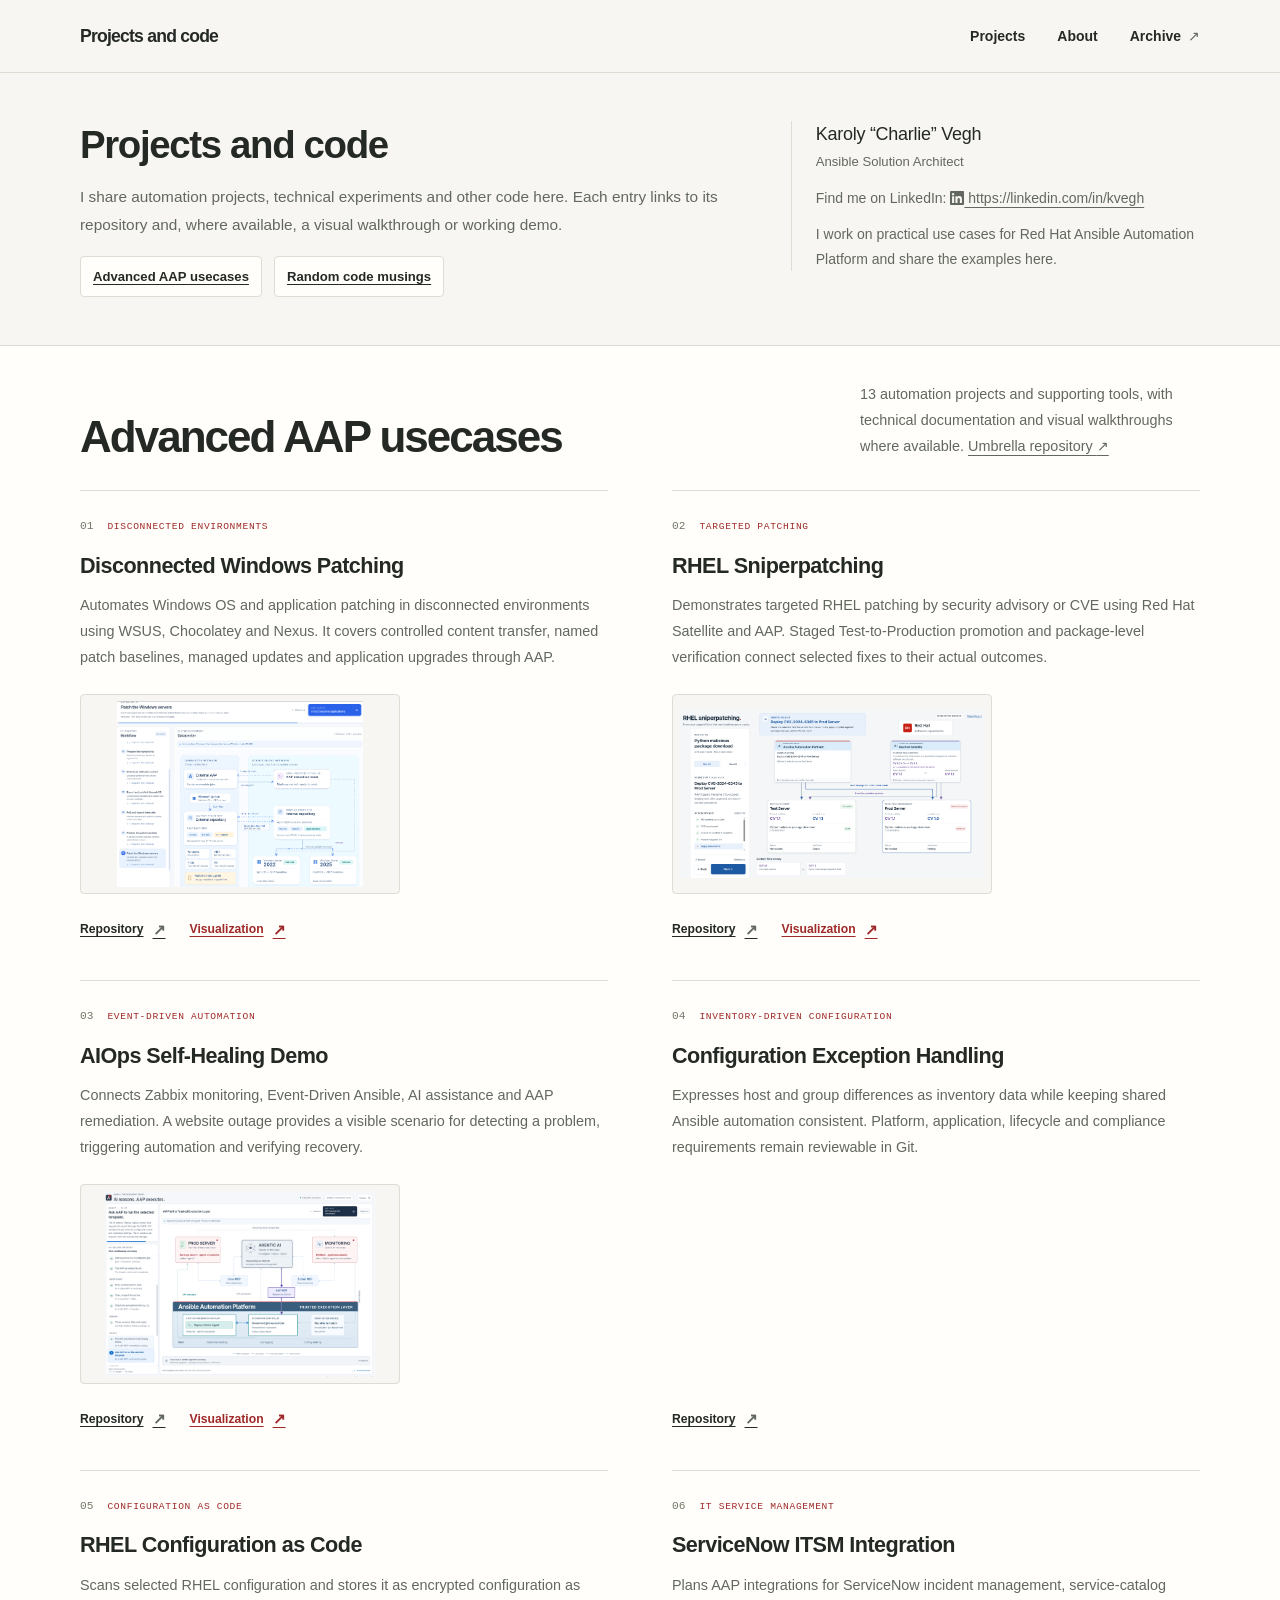
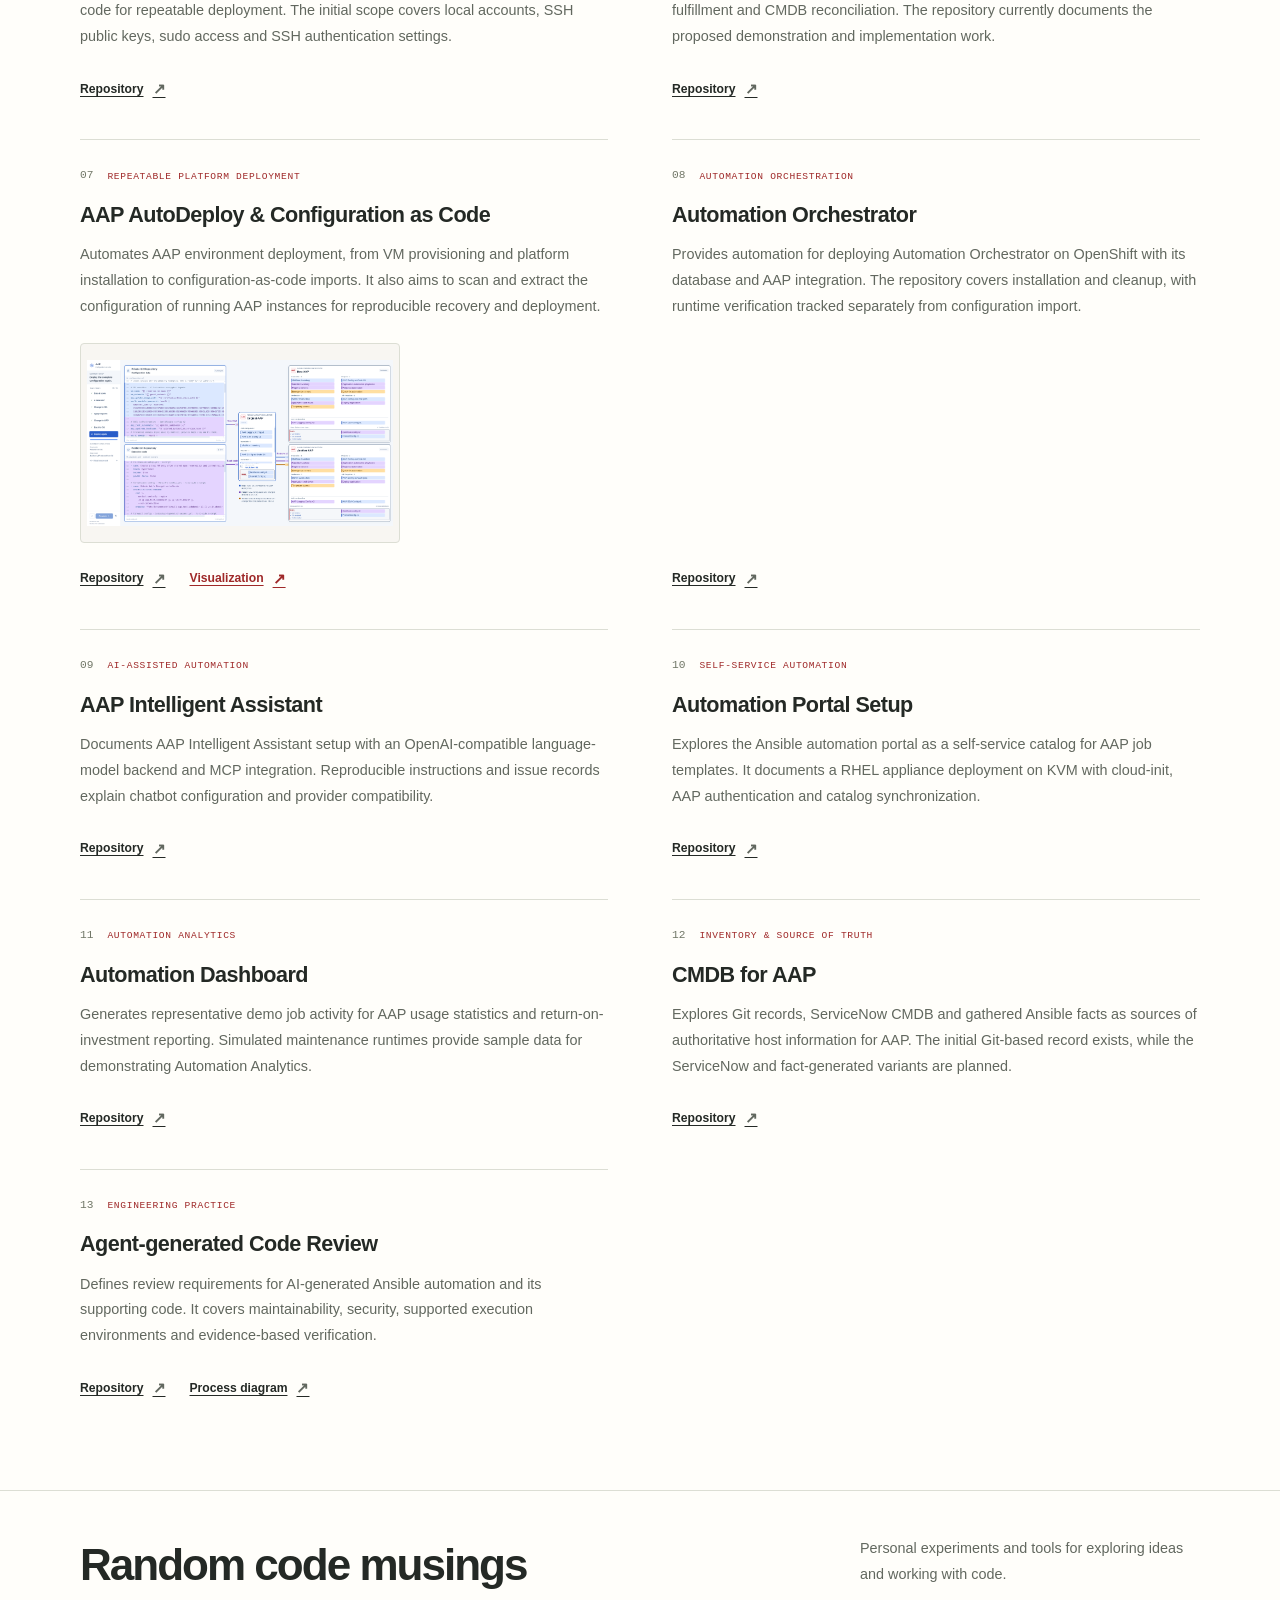
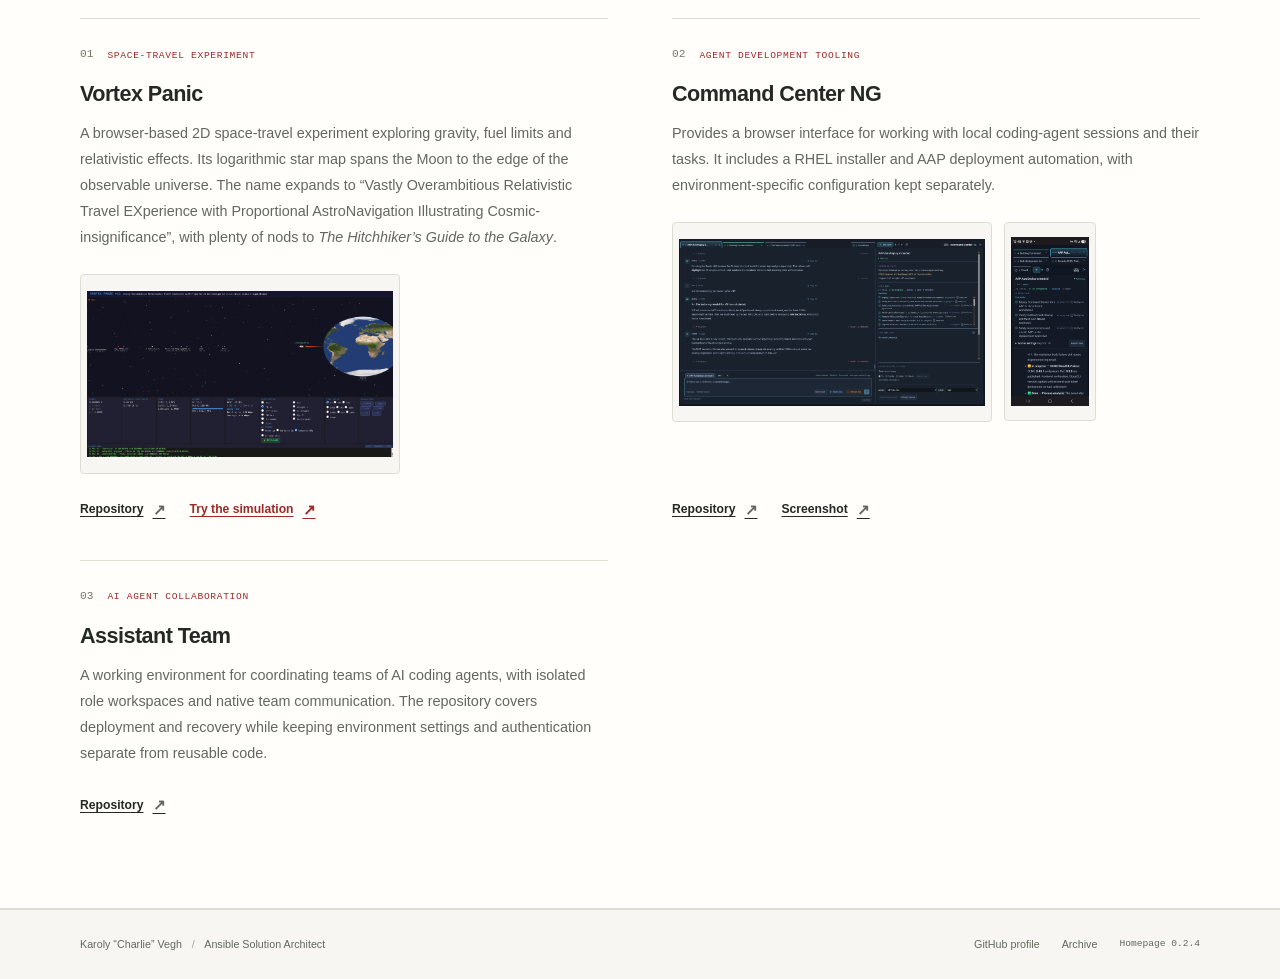
<file: index.html>
<!doctype html>
<html lang="en">
<head>
  <meta charset="utf-8">
  <meta name="viewport" content="width=device-width, initial-scale=1">
  <meta name="description" content="Projects and code by Karoly “Charlie” Vegh, Ansible Solution Architect. Explore advanced AAP use cases, personal code experiments and visual walkthroughs.">
  <meta name="site-version" content="0.2.4">
  <meta name="theme-color" content="#f8f6f2">
  <title>Projects and code — Karoly “Charlie” Vegh</title>
  <link rel="stylesheet" href="/assets/site.css?v=0.2.4">
</head>
<body>
  <a class="skip-link" href="#main">Skip to content</a>
  <header class="site-header">
    <div class="container header-inner">
      <a class="wordmark" href="/" aria-label="Projects and code, home">Projects and code</a>
      <nav aria-label="Main navigation">
        <a href="#projects">Projects</a>
        <a href="#about">About</a>
        <a href="/archive/">Archive <span aria-hidden="true">↗</span></a>
      </nav>
    </div>
  </header>

  <main id="main">
    <section class="intro container" aria-labelledby="intro-heading">
      <div class="intro-copy">
        <h1 id="intro-heading">Projects and code</h1>
        <p class="intro-description">I share automation projects, technical experiments and other code here. Each entry links to its repository and, where available, a visual walkthrough or working demo.</p>
        <nav class="intro-links" aria-label="Project collections"><a class="text-link" href="#advanced-aap">Advanced AAP usecases</a><a class="text-link" href="#random-code">Random code musings</a></nav>
      </div>
      <aside class="author-intro" id="about" aria-labelledby="author-heading">
        <h2 id="author-heading">Karoly “Charlie” Vegh</h2>
        <p class="role">Ansible Solution Architect</p>
        <p>Find me on LinkedIn: <a href="https://linkedin.com/in/kvegh"><svg xmlns="http://www.w3.org/2000/svg" width="14" height="14" viewBox="0 0 24 24" fill="currentColor" aria-hidden="true" focusable="false" style="vertical-align: -0.125em"><path d="M20.447 20.452h-3.554v-5.569c0-1.328-.027-3.037-1.852-3.037-1.853 0-2.136 1.445-2.136 2.939v5.667H9.351V9h3.414v1.561h.046c.476-.9 1.637-1.85 3.37-1.85 3.601 0 4.267 2.37 4.267 5.455v6.286zM5.337 7.433a2.062 2.062 0 1 1 0-4.124 2.062 2.062 0 0 1 0 4.124zM7.119 20.452H3.555V9h3.564v11.452zM22.225 0H1.771C.792 0 0 .774 0 1.729v20.542C0 23.227.792 24 1.771 24h20.451C23.2 24 24 23.227 24 22.271V1.729C24 .774 23.2 0 22.222 0z"/></svg> https://linkedin.com/in/kvegh</a></p>
        <p>I work on practical use cases for Red Hat Ansible Automation Platform and share the examples here.</p>
      </aside>
    </section>

    <section class="projects-section" id="projects" aria-labelledby="advanced-aap">
      <div class="container">
        <div class="section-heading">
          <div><h2 id="advanced-aap">Advanced AAP usecases</h2></div>
          <p>13 automation projects and supporting tools, with technical documentation and visual walkthroughs where available. <a href="https://github.com/kvegh/AAP-advanced-features">Umbrella repository <span aria-hidden="true">↗</span></a></p>
        </div>
        <div class="project-list">
          <article class="project" id="windows-patching" aria-labelledby="windows-title">
            <div class="project-topline"><span class="project-number">01</span><p class="project-category">Disconnected environments</p></div>
            <h3 id="windows-title">Disconnected Windows Patching</h3>
            <p class="project-description">Automates Windows OS and application patching in disconnected environments using WSUS, Chocolatey and Nexus. It covers controlled content transfer, named patch baselines, managed updates and application upgrades through AAP.</p>
            <a class="project-preview" href="https://kvegh.github.io/disconnected-windows-patching/demo-with-aap/" aria-label="Open Disconnected Windows Patching visualization from the beginning">
              <img src="/assets/thumbnails/windows-patching.png" width="1350" height="1022" loading="lazy" decoding="async" alt="Screenshot of the Disconnected Windows Patching visual walkthrough">
            </a>
            <div class="project-links"><a href="https://github.com/kvegh/disconnected-windows-patching" aria-label="Disconnected Windows Patching repository">Repository <span aria-hidden="true">↗</span></a><a class="visualization-link" href="https://kvegh.github.io/disconnected-windows-patching/demo-with-aap/" aria-label="Disconnected Windows Patching visualization">Visualization <span aria-hidden="true">↗</span></a></div>
          </article>
          <article class="project" id="rhel-sniperpatching" aria-labelledby="sniperpatching-title">
            <div class="project-topline"><span class="project-number">02</span><p class="project-category">Targeted patching</p></div>
            <h3 id="sniperpatching-title">RHEL Sniperpatching</h3>
            <p class="project-description">Demonstrates targeted RHEL patching by security advisory or CVE using Red Hat Satellite and AAP. Staged Test-to-Production promotion and package-level verification connect selected fixes to their actual outcomes.</p>
            <a class="project-preview" href="https://kvegh.github.io/RHEL-sniperpatching/" aria-label="Open RHEL Sniperpatching visualization from the beginning">
              <img src="/assets/thumbnails/rhel-sniperpatching.png" width="1811" height="998" loading="lazy" decoding="async" alt="RHEL sniperpatching walkthrough showing AAP deploying a selected security fix through Satellite to the production server">
            </a>
            <div class="project-links"><a href="https://github.com/kvegh/RHEL-sniperpatching" aria-label="RHEL Sniperpatching repository">Repository <span aria-hidden="true">↗</span></a><a class="visualization-link" href="https://kvegh.github.io/RHEL-sniperpatching/" aria-label="RHEL Sniperpatching visualization">Visualization <span aria-hidden="true">↗</span></a></div>
          </article>
          <article class="project" id="aiops" aria-labelledby="aiops-title">
            <div class="project-topline"><span class="project-number">03</span><p class="project-category">Event-driven automation</p></div>
            <h3 id="aiops-title">AIOps Self-Healing Demo</h3>
            <p class="project-description">Connects Zabbix monitoring, Event-Driven Ansible, AI assistance and AAP remediation. A website outage provides a visible scenario for detecting a problem, triggering automation and verifying recovery.</p>
            <a class="project-preview" href="https://kvegh.github.io/aiops-selfhealing-demo/#step=1" aria-label="Open AIOps Self-Healing Demo visualization from the beginning">
              <img src="/assets/thumbnails/aiops-selfhealing.png" width="1485" height="1024" loading="lazy" decoding="async" alt="Screenshot of the AIOps Self-Healing Demo visual walkthrough">
            </a>
            <div class="project-links"><a href="https://github.com/kvegh/aiops-selfhealing-demo" aria-label="AIOps Self-Healing Demo repository">Repository <span aria-hidden="true">↗</span></a><a class="visualization-link" href="https://kvegh.github.io/aiops-selfhealing-demo/" aria-label="AIOps Self-Healing Demo visualization">Visualization <span aria-hidden="true">↗</span></a></div>
          </article>
          <article class="project" id="configuration-exceptions" aria-labelledby="exceptions-title">
            <div class="project-topline"><span class="project-number">04</span><p class="project-category">Inventory-driven configuration</p></div>
            <h3 id="exceptions-title">Configuration Exception Handling</h3>
            <p class="project-description">Expresses host and group differences as inventory data while keeping shared Ansible automation consistent. Platform, application, lifecycle and compliance requirements remain reviewable in Git.</p>
            <div class="project-links"><a href="https://github.com/kvegh/config_exceptions_ng" aria-label="Configuration Exception Handling repository">Repository <span aria-hidden="true">↗</span></a></div>
          </article>
          <article class="project" id="rhel-configuration" aria-labelledby="rhel-configuration-title">
            <div class="project-topline"><span class="project-number">05</span><p class="project-category">Configuration as code</p></div>
            <h3 id="rhel-configuration-title">RHEL Configuration as Code</h3>
            <p class="project-description">Scans selected RHEL configuration and stores it as encrypted configuration as code for repeatable deployment. The initial scope covers local accounts, SSH public keys, sudo access and SSH authentication settings.</p>
            <div class="project-links"><a href="https://github.com/kvegh/RHEL-ConfigAsCode" aria-label="RHEL Configuration as Code repository">Repository <span aria-hidden="true">↗</span></a></div>
          </article>
          <article class="project" id="servicenow" aria-labelledby="servicenow-title">
            <div class="project-topline"><span class="project-number">06</span><p class="project-category">IT service management</p></div>
            <h3 id="servicenow-title">ServiceNow ITSM Integration</h3>
            <p class="project-description">Plans AAP integrations for ServiceNow incident management, service-catalog fulfillment and CMDB reconciliation. The repository currently documents the proposed demonstration and implementation work.</p>
            <div class="project-links"><a href="https://github.com/kvegh/ServiceNow-ITSM-Integration" aria-label="ServiceNow ITSM Integration repository">Repository <span aria-hidden="true">↗</span></a></div>
          </article>
          <article class="project" id="aap-autodeploy" aria-labelledby="autodeploy-title">
            <div class="project-topline"><span class="project-number">07</span><p class="project-category">Repeatable platform deployment</p></div>
            <h3 id="autodeploy-title">AAP AutoDeploy &amp; Configuration as Code</h3>
            <p class="project-description">Automates AAP environment deployment, from VM provisioning and platform installation to configuration-as-code imports. It also aims to scan and extract the configuration of running AAP instances for reproducible recovery and deployment.</p>
            <a class="project-preview" href="https://kvegh.github.io/aap_autodeploy_configascode/#separation" aria-label="Open AAP AutoDeploy and Configuration as Code visualization from the beginning">
              <img src="/assets/thumbnails/aap-autodeploy.png" width="1914" height="1037" loading="lazy" decoding="async" alt="Screenshot of the AAP AutoDeploy and Configuration as Code visual walkthrough">
            </a>
            <div class="project-links"><a href="https://github.com/kvegh/aap_autodeploy_configascode" aria-label="AAP AutoDeploy and Configuration as Code repository">Repository <span aria-hidden="true">↗</span></a><a class="visualization-link" href="https://kvegh.github.io/aap_autodeploy_configascode/" aria-label="AAP AutoDeploy and Configuration as Code visualization">Visualization <span aria-hidden="true">↗</span></a></div>
          </article>
          <article class="project" id="orchestrator" aria-labelledby="orchestrator-title">
            <div class="project-topline"><span class="project-number">08</span><p class="project-category">Automation orchestration</p></div>
            <h3 id="orchestrator-title">Automation Orchestrator</h3>
            <p class="project-description">Provides automation for deploying Automation Orchestrator on OpenShift with its database and AAP integration. The repository covers installation and cleanup, with runtime verification tracked separately from configuration import.</p>
            <div class="project-links"><a href="https://github.com/kvegh/automation-orchestrator" aria-label="Automation Orchestrator repository">Repository <span aria-hidden="true">↗</span></a></div>
          </article>
          <article class="project" id="intelligent-assistant" aria-labelledby="assistant-title">
            <div class="project-topline"><span class="project-number">09</span><p class="project-category">AI-assisted automation</p></div>
            <h3 id="assistant-title">AAP Intelligent Assistant</h3>
            <p class="project-description">Documents AAP Intelligent Assistant setup with an OpenAI-compatible language-model backend and MCP integration. Reproducible instructions and issue records explain chatbot configuration and provider compatibility.</p>
            <div class="project-links"><a href="https://github.com/kvegh/intelligent-assistant" aria-label="AAP Intelligent Assistant repository">Repository <span aria-hidden="true">↗</span></a></div>
          </article>
          <article class="project" id="automation-portal" aria-labelledby="portal-title">
            <div class="project-topline"><span class="project-number">10</span><p class="project-category">Self-service automation</p></div>
            <h3 id="portal-title">Automation Portal Setup</h3>
            <p class="project-description">Explores the Ansible automation portal as a self-service catalog for AAP job templates. It documents a RHEL appliance deployment on KVM with cloud-init, AAP authentication and catalog synchronization.</p>
            <div class="project-links"><a href="https://github.com/kvegh/automation_portal_setup" aria-label="Automation Portal Setup repository">Repository <span aria-hidden="true">↗</span></a></div>
          </article>
          <article class="project" id="automation-dashboard" aria-labelledby="dashboard-title">
            <div class="project-topline"><span class="project-number">11</span><p class="project-category">Automation analytics</p></div>
            <h3 id="dashboard-title">Automation Dashboard</h3>
            <p class="project-description">Generates representative demo job activity for AAP usage statistics and return-on-investment reporting. Simulated maintenance runtimes provide sample data for demonstrating Automation Analytics.</p>
            <div class="project-links"><a href="https://github.com/kvegh/Automation_Dashboard" aria-label="Automation Dashboard repository">Repository <span aria-hidden="true">↗</span></a></div>
          </article>
          <article class="project" id="cmdb" aria-labelledby="cmdb-title">
            <div class="project-topline"><span class="project-number">12</span><p class="project-category">Inventory &amp; source of truth</p></div>
            <h3 id="cmdb-title">CMDB for AAP</h3>
            <p class="project-description">Explores Git records, ServiceNow CMDB and gathered Ansible facts as sources of authoritative host information for AAP. The initial Git-based record exists, while the ServiceNow and fact-generated variants are planned.</p>
            <div class="project-links"><a href="https://github.com/kvegh/CMDB-for-AAP" aria-label="CMDB for AAP repository">Repository <span aria-hidden="true">↗</span></a></div>
          </article>
          <article class="project" id="code-review" aria-labelledby="code-review-title">
            <div class="project-topline"><span class="project-number">13</span><p class="project-category">Engineering practice</p></div>
            <h3 id="code-review-title">Agent-generated Code Review</h3>
            <p class="project-description">Defines review requirements for AI-generated Ansible automation and its supporting code. It covers maintainability, security, supported execution environments and evidence-based verification.</p>
            <div class="project-links"><a href="https://github.com/kvegh/Agent_generated_code_review" aria-label="Agent-generated Code Review repository">Repository <span aria-hidden="true">↗</span></a><a href="https://github.com/kvegh/Agent_generated_code_review#14-review-procedure-and-evidence" aria-label="Agent-generated Code Review process diagram">Process diagram <span aria-hidden="true">↗</span></a></div>
          </article>
        </div>
      </div>
    </section>


    <section class="projects-section" id="random-code" aria-labelledby="random-code-heading">
      <div class="container">
        <div class="section-heading">
          <div><h2 id="random-code-heading">Random code musings</h2></div>
          <p>Personal experiments and tools for exploring ideas and working with code.</p>
        </div>
        <div class="project-list">
          <article class="project" id="vortex-panic" aria-labelledby="vortex-title">
            <div class="project-topline"><span class="project-number">01</span><p class="project-category">Space-travel experiment</p></div>
            <h3 id="vortex-title">Vortex Panic</h3>
            <p class="project-description">A browser-based 2D space-travel experiment exploring gravity, fuel limits and relativistic effects. Its logarithmic star map spans the Moon to the edge of the observable universe. The name expands to “Vastly Overambitious Relativistic Travel EXperience with Proportional AstroNavigation Illustrating Cosmic-insignificance”, with plenty of nods to <cite>The Hitchhiker’s Guide to the Galaxy</cite>.</p>
            <a class="project-preview" href="/assets/thumbnails/vortex-panic.png" aria-label="Open full-size Vortex Panic screenshot">
              <img src="/assets/thumbnails/vortex-panic.png" width="1914" height="1037" loading="lazy" decoding="async" alt="Vortex Panic space-travel simulation showing Earth, the spacecraft and flight controls">
            </a>
            <div class="project-links"><a href="https://github.com/kvegh/vortex-panic" aria-label="Vortex Panic repository">Repository <span aria-hidden="true">↗</span></a><a class="visualization-link" href="https://kvegh.github.io/vortex-panic/" aria-label="Try the Vortex Panic space-travel simulation">Try the simulation <span aria-hidden="true">↗</span></a></div>
          </article>
          <article class="project" id="command-center" aria-labelledby="command-center-title">
            <div class="project-topline"><span class="project-number">02</span><p class="project-category">Agent development tooling</p></div>
            <h3 id="command-center-title">Command Center NG</h3>
            <p class="project-description">Provides a browser interface for working with local coding-agent sessions and their tasks. It includes a RHEL installer and AAP deployment automation, with environment-specific configuration kept separately.</p>
            <div class="project-previews">
              <a class="project-preview" href="/assets/thumbnails/ccng-laptop.png" aria-label="Open full-size Command Center NG laptop screenshot">
                <img src="/assets/thumbnails/ccng-laptop.png" width="1917" height="1046" loading="lazy" decoding="async" alt="Command Center NG laptop view showing a worker conversation and project tasks">
              </a>
              <a class="project-preview project-preview-mobile" href="/assets/thumbnails/ccng-mobile.jpg" aria-label="Open full-size Command Center NG mobile screenshot">
                <img src="/assets/thumbnails/ccng-mobile.jpg" width="1080" height="2340" loading="lazy" decoding="async" alt="Command Center NG mobile overview showing agents and project tasks">
              </a>
            </div>
            <div class="project-links"><a href="https://github.com/kvegh/command-center-ng" aria-label="Command Center NG repository">Repository <span aria-hidden="true">↗</span></a><a href="https://github.com/kvegh/command-center-ng/blob/main/docs/screenshots/coordinator-overview.png" aria-label="Command Center NG coordinator screenshot">Screenshot <span aria-hidden="true">↗</span></a></div>
          </article>
          <article class="project" id="assistant-team" aria-labelledby="assistant-team-title">
            <div class="project-topline"><span class="project-number">03</span><p class="project-category">AI agent collaboration</p></div>
            <h3 id="assistant-team-title">Assistant Team</h3>
            <p class="project-description">A working environment for coordinating teams of AI coding agents, with isolated role workspaces and native team communication. The repository covers deployment and recovery while keeping environment settings and authentication separate from reusable code.</p>
            <div class="project-links"><a href="https://github.com/kvegh/assistant-team" aria-label="Assistant Team repository">Repository <span aria-hidden="true">↗</span></a></div>
          </article>
        </div>
      </div>
    </section>

  </main>

  <footer class="site-footer">
    <div class="container footer-inner"><p>Karoly “Charlie” Vegh <span aria-hidden="true">/</span> Ansible Solution Architect</p><div><a href="https://github.com/kvegh">GitHub profile</a><a href="/archive/">Archive</a><span>Homepage 0.2.4</span></div></div>
  </footer>
</body>
</html>
</file>
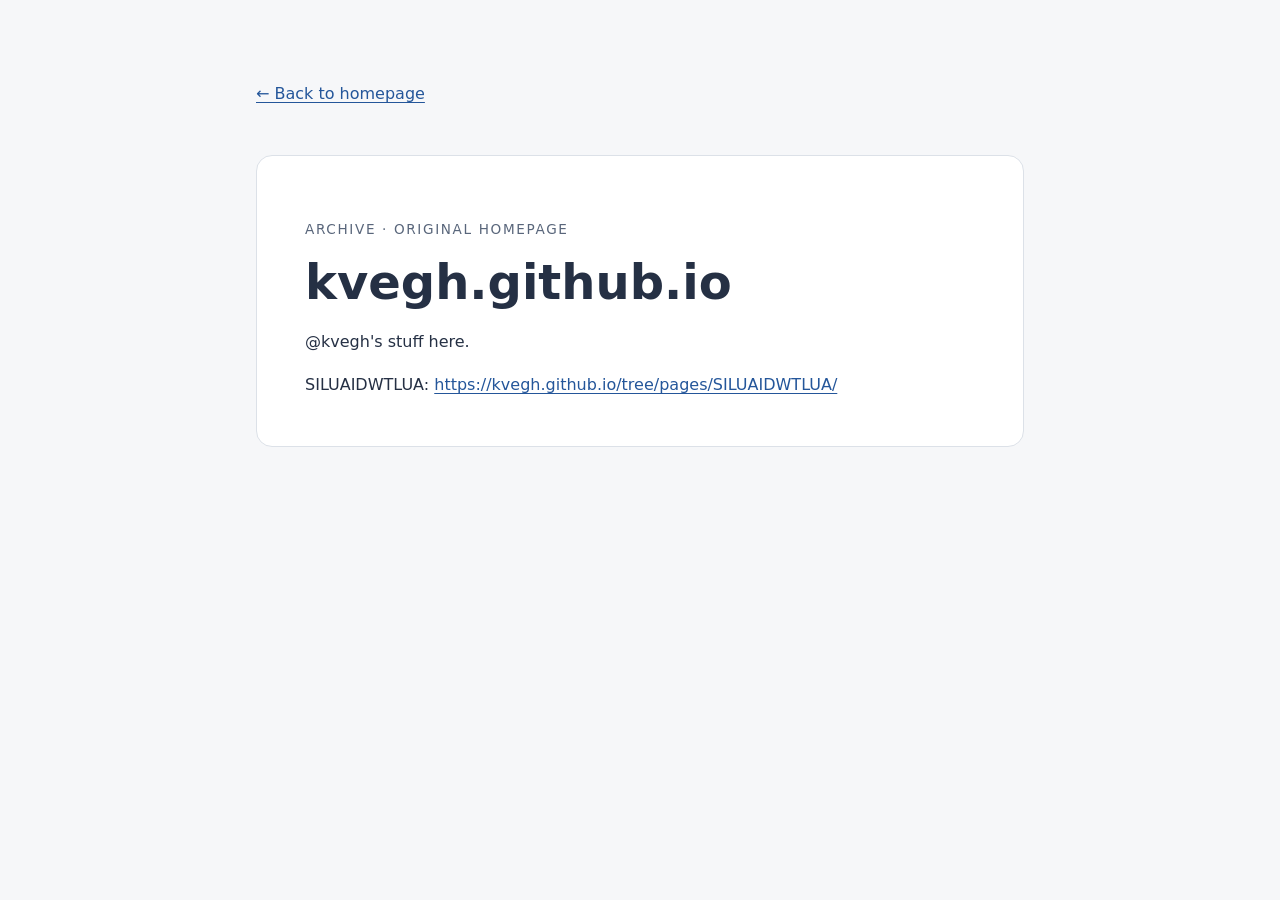
<file: archive/index.html>
<!doctype html>
<html lang="en">
<head>
  <meta charset="utf-8">
  <meta name="viewport" content="width=device-width, initial-scale=1">
  <meta name="description" content="The original kvegh.github.io homepage, preserved in the archive.">
  <title>Archive · kvegh.github.io</title>
  <style>
    :root { color-scheme: light; }
    * { box-sizing: border-box; }
    body {
      margin: 0;
      background: #f6f7f9;
      color: #253044;
      font: 1rem/1.7 system-ui, -apple-system, BlinkMacSystemFont, "Segoe UI", sans-serif;
    }
    main { width: min(100% - 3rem, 48rem); margin: 5rem auto; }
    nav { margin-bottom: 3rem; }
    a { color: #24569a; text-underline-offset: .2em; overflow-wrap: anywhere; }
    a:hover { color: #173b6d; }
    a:focus-visible { outline: 3px solid #24569a; outline-offset: 4px; }
    .archive-label { color: #59667b; font-size: .85rem; letter-spacing: .12em; text-transform: uppercase; }
    h1 { margin: .4rem 0 1rem; font-size: clamp(2rem, 6vw, 3rem); line-height: 1.2; }
    article { padding: clamp(1.5rem, 5vw, 3rem); border: 1px solid #dce1e8; border-radius: 1rem; background: #fff; }
    article p:last-child { margin-bottom: 0; }
  </style>
</head>
<body>
  <main>
    <nav aria-label="Archive navigation"><a href="/">← Back to homepage</a></nav>
    <article aria-labelledby="original-title">
      <p class="archive-label">Archive · Original homepage</p>
      <h1 id="original-title">kvegh.github.io</h1>
      <p>@kvegh's stuff here.</p>
      <p>SILUAIDWTLUA: <a href="https://kvegh.github.io/tree/pages/SILUAIDWTLUA/">https://kvegh.github.io/tree/pages/SILUAIDWTLUA/</a></p>
    </article>
  </main>
</body>
</html>
</file>
<file: assets/site.css>
:root {
  color-scheme: light;
  --paper: #f8f6f2;
  --surface: #fffefa;
  --ink: #242925;
  --muted: #62685f;
  --red: #9f2929;
  --red-dark: #7c1e1e;
  --rule: #dcded4;
  --soft: #efeee7;
  --mono: ui-monospace, "SFMono-Regular", Consolas, monospace;
  --sans: -apple-system, BlinkMacSystemFont, "Segoe UI", sans-serif;
}

* { box-sizing: border-box; }
html { scroll-padding-top: 2rem; }
body { margin: 0; background: var(--paper); color: var(--ink); font-family: var(--sans); font-size: 1rem; line-height: 1.6; -webkit-font-smoothing: antialiased; }
a { color: inherit; text-underline-offset: 0.25em; text-decoration-thickness: 1px; }
a:hover { color: var(--red-dark); }
a:focus-visible { outline: 3px solid var(--red); outline-offset: 5px; border-radius: 2px; }
h1, h2, h3, p, figure { margin: 0; }
h1, h2, h3 { text-wrap: balance; }
.container { width: min(1120px, calc(100% - 64px)); margin-inline: auto; }
.skip-link { position: absolute; top: 12px; left: 12px; transform: translateY(-180%); padding: 12px 18px; background: var(--ink); color: white; z-index: 10; }
.skip-link:focus { transform: translateY(0); color: white; }

.site-header { border-bottom: 1px solid var(--rule); }
.header-inner { min-height: 72px; display: flex; align-items: center; justify-content: space-between; gap: 28px; }
.wordmark { font-size: 1.1rem; font-weight: 720; letter-spacing: -0.045em; text-decoration: none; }
.site-header nav { display: flex; align-items: center; gap: 32px; }
.site-header nav a { padding-block: 12px; font-size: 0.875rem; font-weight: 550; text-decoration: none; }
.site-header nav a:hover { text-decoration: underline; }
.site-header nav span { margin-left: 3px; color: var(--muted); }

.intro { display: grid; grid-template-columns: minmax(0, 1.6fr) minmax(15rem, 1fr); gap: 56px; align-items: start; padding-block: 48px; }
.intro h1 { margin-bottom: 14px; font-size: clamp(1.75rem, 3.2vw, 2.4rem); font-weight: 550; line-height: 1.25; letter-spacing: -0.035em; }
.intro-description { max-width: 650px; color: var(--muted); font-size: 0.96rem; line-height: 1.8; }
.intro-links { display: flex; flex-wrap: wrap; gap: 10px 12px; margin-top: 18px; }
.intro-links .text-link { padding: 9px 12px; border: 1px solid var(--rule); border-radius: 4px; background: var(--surface); }
.intro-links .text-link:hover { border-color: var(--red); }
.text-link { display: inline-flex; align-items: center; gap: 9px; font-size: 0.82rem; font-weight: 600; }
.text-link span { color: var(--red); }
.author-intro { padding-left: 24px; border-left: 1px solid var(--rule); scroll-margin-top: 24px; }
.author-intro h2 { margin: 0; font-size: 1.125rem; font-weight: 500; line-height: 1.5; letter-spacing: -0.015em; }
.author-intro p { margin-top: 12px; color: var(--muted); font-size: 0.875rem; line-height: 1.75; }
.author-intro .role { margin-top: 3px; font-size: 0.82rem; }

.projects-section { padding-block: 36px 52px; border-block: 1px solid var(--rule); background: var(--surface); scroll-margin-top: 24px; }
.projects-section + .projects-section { border-top: 0; }
.section-heading { display: flex; align-items: end; justify-content: space-between; gap: 48px; margin-bottom: 28px; }
h2 { margin-top: 12px; font-size: clamp(2rem, 3.5vw, 2.75rem); font-weight: 570; line-height: 1.16; letter-spacing: -0.045em; }
.section-heading > p { max-width: 340px; padding-bottom: 2px; font-size: 0.9rem; line-height: 1.8; color: var(--muted); }
.project-list { display: grid; grid-template-columns: repeat(2, minmax(0, 1fr)); column-gap: 64px; }
.project { display: flex; flex-direction: column; min-width: 0; padding-block: 27px 34px; border-top: 1px solid var(--rule); scroll-margin-top: 24px; }
.project-topline { display: flex; align-items: center; gap: 14px; margin-bottom: 16px; }
.project-number { color: #727868; font-family: var(--mono); font-size: 0.7rem; }
.project-category { color: var(--red); font-family: var(--mono); font-size: 0.6rem; line-height: 1.6; letter-spacing: 0.07em; text-transform: uppercase; }
h3 { margin-bottom: 13px; font-size: 1.35rem; font-weight: 600; line-height: 1.3; letter-spacing: -0.025em; }
.project-description { padding-bottom: 23px; color: var(--muted); font-size: 0.9rem; line-height: 1.8; }
/* Keep each supplied screenshot intact inside a modest, consistent preview. */
.project-preview { display: block; align-self: flex-start; width: 100%; max-width: 320px; aspect-ratio: 16 / 10; margin-bottom: 20px; padding: 6px; border: 1px solid var(--rule); border-radius: 4px; background: var(--paper); }
.project-preview:hover { border-color: var(--red); }
.project-preview img { display: block; width: 100%; height: 100%; object-fit: contain; }
/* Pair laptop and portrait screenshots without cropping either image. */
.project-previews { display: flex; flex-wrap: wrap; align-items: flex-start; gap: 12px; margin-bottom: 20px; }
.project-previews .project-preview { margin-bottom: 0; }
.project-preview-mobile { max-width: 92px; aspect-ratio: 1080 / 2340; }
.project-links { display: flex; align-items: center; flex-wrap: wrap; gap: 24px; margin-top: auto; }
.project-links a { display: inline-flex; align-items: center; gap: 9px; min-height: 32px; font-size: 0.76rem; font-weight: 600; }
.project-links a span { font-size: 0.95rem; color: var(--muted); }
.project-links .visualization-link { color: var(--red); }
.project-links .visualization-link span { color: inherit; }

.site-footer { border-top: 1px solid var(--rule); }
.footer-inner { display: flex; align-items: center; justify-content: space-between; gap: 24px; padding-block: 26px; color: var(--muted); font-size: 0.67rem; }
.footer-inner p span { margin-inline: 7px; color: #a5ab9c; }
.footer-inner > div { display: flex; align-items: center; flex-wrap: wrap; gap: 22px; }
.footer-inner a { text-decoration: none; }
.footer-inner a:hover { text-decoration: underline; }
.footer-inner > div > span { font-family: var(--mono); font-size: 0.6rem; }

@media (max-width: 1000px) {
  .intro { gap: 32px; }
  .project-list { column-gap: 40px; }
  .section-heading { gap: 32px; }
  .section-heading > p { max-width: 280px; }
  .footer-inner { align-items: flex-start; flex-direction: column; gap: 12px; }
}

@media (max-width: 720px) {
  .container { width: calc(100% - 40px); }
  .header-inner { min-height: 68px; gap: 20px; }
  .site-header nav { gap: 20px; }
  .site-header nav a { font-size: 0.75rem; }
  .wordmark { font-size: 0.95rem; }
  .intro { grid-template-columns: 1fr; gap: 24px; padding-block: 32px; }
  .author-intro { padding-left: 18px; }
  .projects-section { padding-block: 32px 24px; }
  .section-heading { display: block; margin-bottom: 24px; }
  .section-heading > p { max-width: 480px; margin-top: 14px; }
  .project-list { grid-template-columns: 1fr; }
  .project { padding-block: 26px 30px; }
  .project-description { padding-bottom: 19px; }
  h3 { font-size: 1.3rem; }
  .footer-inner { padding-block: 24px; font-size: 0.64rem; }
}

@media (max-width: 380px) {
  .container { width: calc(100% - 32px); }
  .site-header nav { gap: 12px; }
  .wordmark { font-size: 0.85rem; }
  .footer-inner > div { gap: 15px; }
}

@media print {
  body { background: white; }
  .site-header, .site-footer { display: none; }
  .intro { padding-block: 24px; }
  .projects-section { padding-block: 24px; }
  .project-list { column-gap: 30px; }
  .project { break-inside: avoid; }
}
</file>
